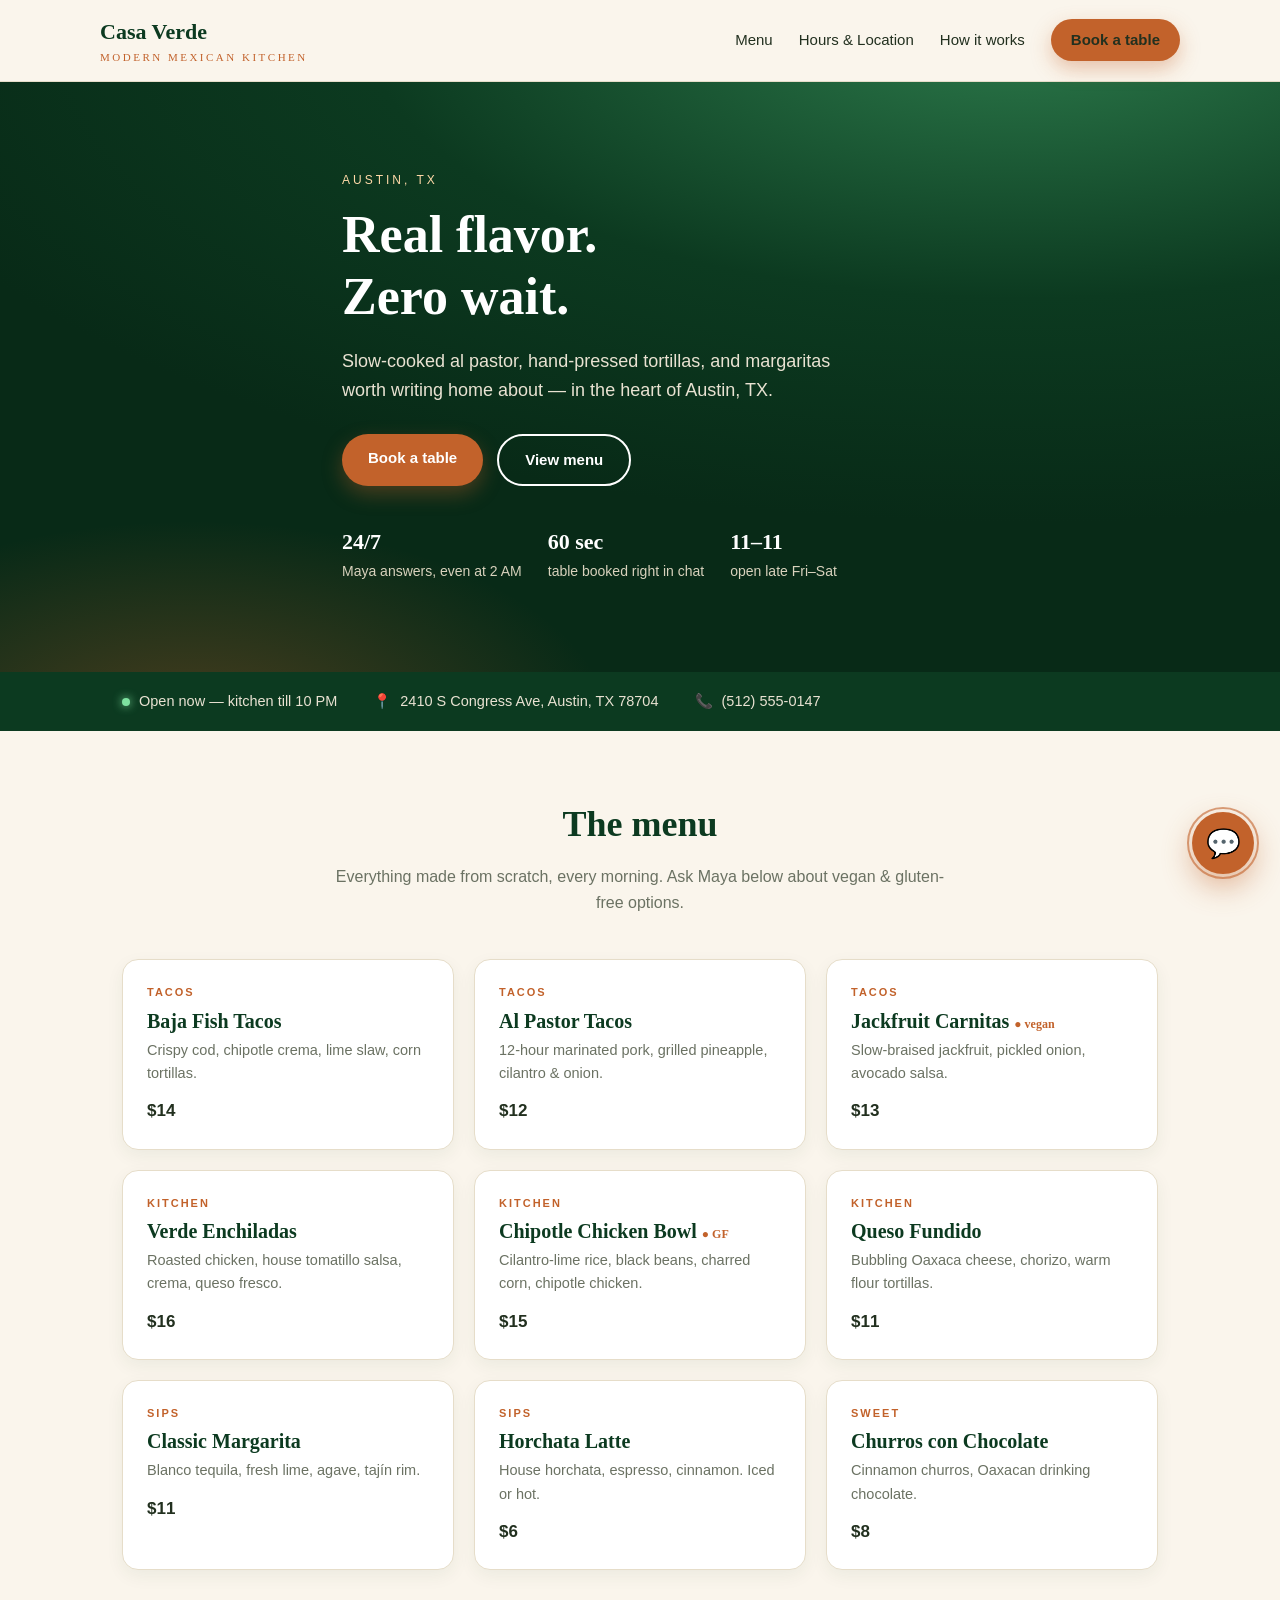
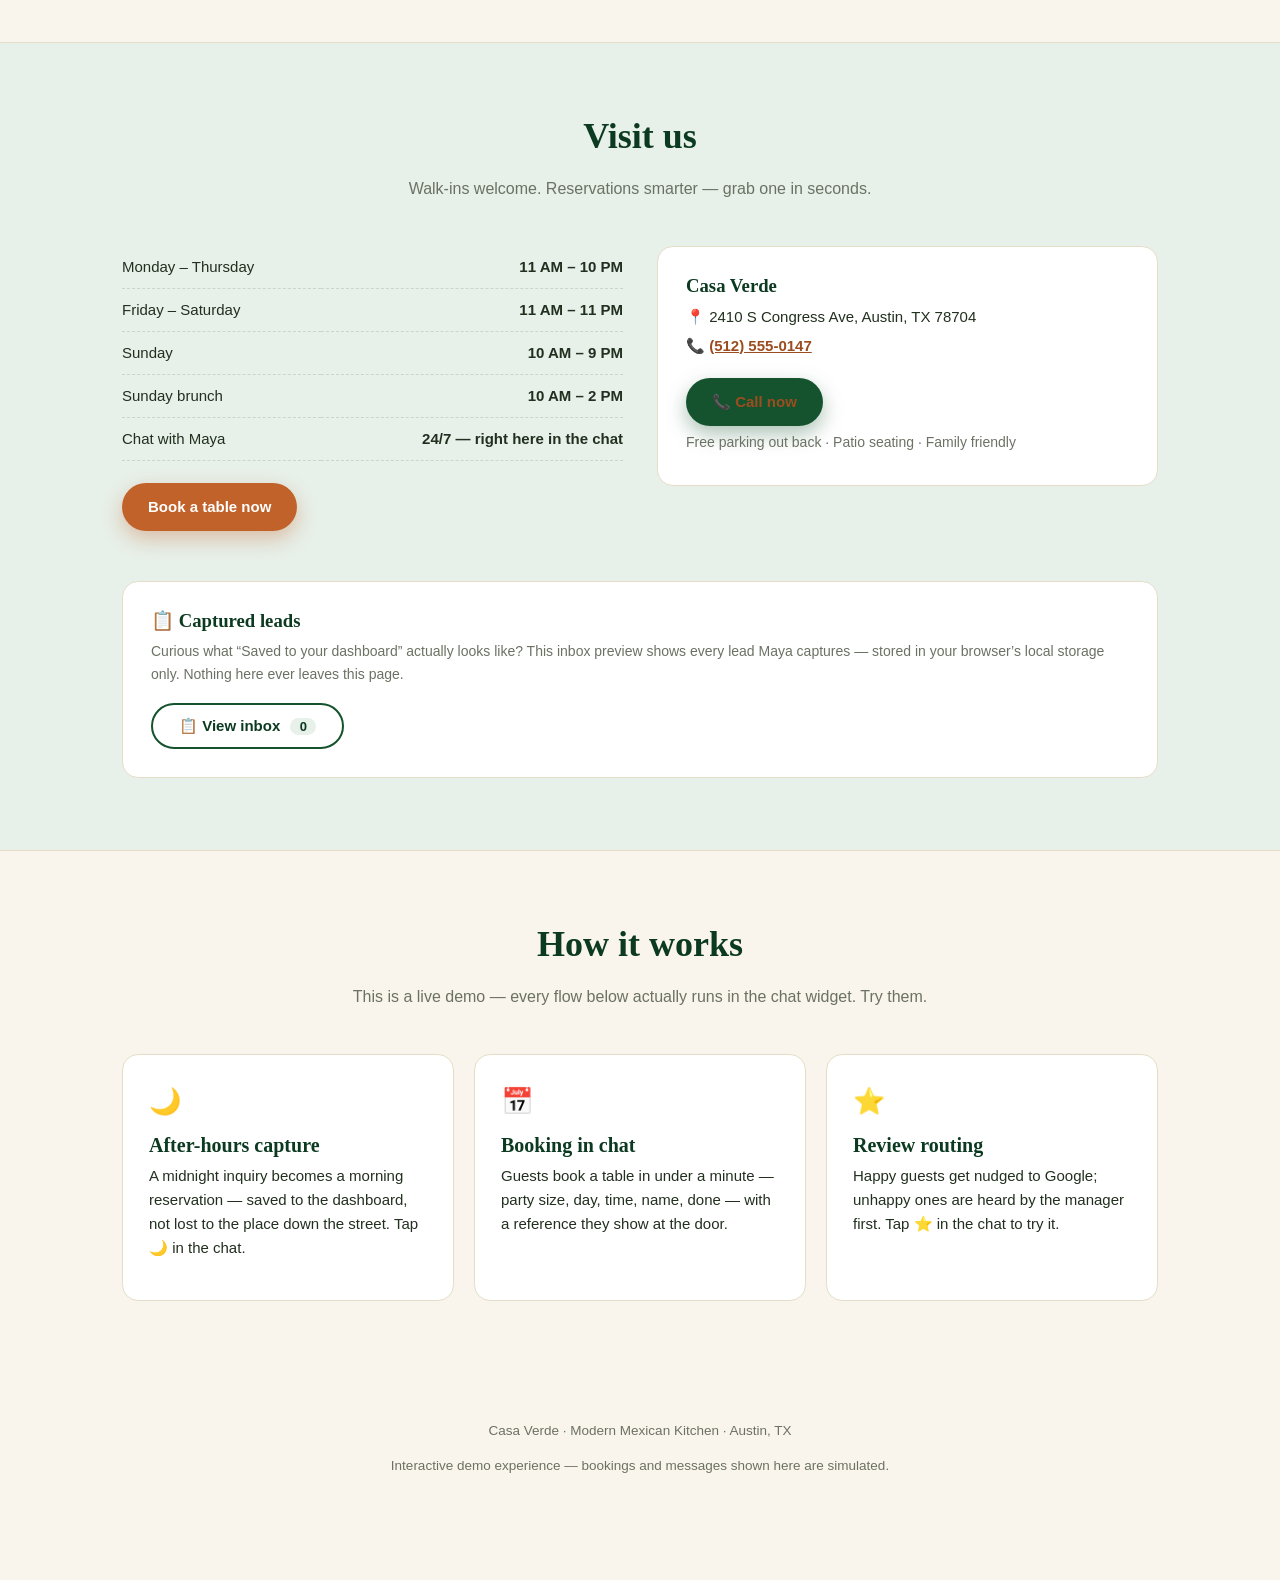
<file: index.html>
<!DOCTYPE html>
<html lang="en">
<head>
<meta charset="UTF-8">
<meta name="viewport" content="width=device-width, initial-scale=1.0">
<title>Casa Verde — Modern Mexican Kitchen | Austin, TX</title>
<meta name="description" content="Casa Verde — Modern Mexican Kitchen in Austin, TX. Tacos, enchiladas, margaritas. Book a table in seconds, any time.">
<meta property="og:type" content="website">
<meta property="og:site_name" content="Never Miss a Customer — live demo">
<meta property="og:title" content="Casa Verde — Modern Mexican Kitchen | Austin, TX">
<meta property="og:description" content="Watch the AI host book tables, answer menu questions, capture after-hours leads, and route reviews — live in the chat. Interactive demo by Tameer Ali.">
    <meta property="og:image" content="https://casa-verde-restaurant-demo.vercel.app/og-preview.jpg">
    <meta property="og:image:width" content="1200">
    <meta property="og:image:height" content="630">
    <meta name="twitter:card" content="summary_large_image">
    <meta name="twitter:image" content="https://casa-verde-restaurant-demo.vercel.app/og-preview.jpg">
<meta property="og:url" content="https://casa-verde-restaurant-demo.vercel.app/">
<meta name="twitter:card" content="summary">
<meta name="twitter:title" content="Casa Verde — Modern Mexican Kitchen | Austin, TX">
<meta name="twitter:description" content="Interactive demo: AI host books tables, captures after-hours leads, and routes reviews — live in the chat.">
<link rel="stylesheet" href="assets/style.css">
</head>
<body>

<nav class="nav">
  <div class="wrap nav-inner">
    <a class="brand" href="#"><span data-biz="name">Casa Verde</span><small data-biz="tagline">Modern Mexican Kitchen</small></a>
    <div class="nav-links">
      <a href="#menu">Menu</a>
      <a href="#visit">Hours &amp; Location</a>
      <a href="#reviews">How it works</a>
      <a href="#" class="btn btn-terra btn-sm" data-action="book">Book a table</a>
    </div>
  </div>
</nav>

<header class="hero">
  <div class="wrap hero-inner">
    <span class="eyebrow" data-biz="city">Austin, TX</span>
    <h1>Real flavor.<br>Zero wait.</h1>
    <p>Slow-cooked al pastor, hand-pressed tortillas, and margaritas worth writing home about &mdash; in the heart of <span data-biz="city">Austin, TX</span>.</p>
    <div class="hero-cta">
      <a href="#" class="btn btn-terra" data-action="book">Book a table</a>
      <a href="#menu" class="btn btn-ghost" style="color:#fff;border-color:#fff">View menu</a>
    </div>
    <div class="hero-badges">
      <div><strong>24/7</strong>Maya answers, even at 2 AM</div>
      <div><strong>60 sec</strong>table booked right in chat</div>
      <div><strong>11&ndash;11</strong>open late Fri&ndash;Sat</div>
    </div>
  </div>
</header>

<div class="strip">
  <div class="wrap strip-inner">
    <span><i class="dot"></i> Open now &mdash; kitchen till 10 PM</span>
    <span>&#128205; <span data-biz="address">2410 S Congress Ave, Austin, TX 78704</span></span>
    <span>&#128222; <span data-biz="phone">(512) 555-0147</span></span>
  </div>
</div>

<section class="block" id="menu">
  <div class="wrap">
    <div class="sec-head">
      <h2>The menu</h2>
      <p>Everything made from scratch, every morning. Ask <span data-biz="host">Maya</span> below about vegan &amp; gluten-free options.</p>
    </div>
    <div class="menu-grid">
      <div class="menu-card"><div class="cat">Tacos</div><h3>Baja Fish Tacos</h3><p>Crispy cod, chipotle crema, lime slaw, corn tortillas.</p><div class="price">$14</div></div>
      <div class="menu-card"><div class="cat">Tacos</div><h3>Al Pastor Tacos</h3><p>12-hour marinated pork, grilled pineapple, cilantro &amp; onion.</p><div class="price">$12</div></div>
      <div class="menu-card"><div class="cat">Tacos</div><h3>Jackfruit Carnitas <span style="font-size:12px;color:var(--terra)">&#9679; vegan</span></h3><p>Slow-braised jackfruit, pickled onion, avocado salsa.</p><div class="price">$13</div></div>
      <div class="menu-card"><div class="cat">Kitchen</div><h3>Verde Enchiladas</h3><p>Roasted chicken, house tomatillo salsa, crema, queso fresco.</p><div class="price">$16</div></div>
      <div class="menu-card"><div class="cat">Kitchen</div><h3>Chipotle Chicken Bowl <span style="font-size:12px;color:var(--terra)">&#9679; GF</span></h3><p>Cilantro-lime rice, black beans, charred corn, chipotle chicken.</p><div class="price">$15</div></div>
      <div class="menu-card"><div class="cat">Kitchen</div><h3>Queso Fundido</h3><p>Bubbling Oaxaca cheese, chorizo, warm flour tortillas.</p><div class="price">$11</div></div>
      <div class="menu-card"><div class="cat">Sips</div><h3>Classic Margarita</h3><p>Blanco tequila, fresh lime, agave, taj&iacute;n rim.</p><div class="price">$11</div></div>
      <div class="menu-card"><div class="cat">Sips</div><h3>Horchata Latte</h3><p>House horchata, espresso, cinnamon. Iced or hot.</p><div class="price">$6</div></div>
      <div class="menu-card"><div class="cat">Sweet</div><h3>Churros con Chocolate</h3><p>Cinnamon churros, Oaxacan drinking chocolate.</p><div class="price">$8</div></div>
    </div>
  </div>
</section>

<section class="block visit" id="visit">
  <div class="wrap">
    <div class="sec-head">
      <h2>Visit us</h2>
      <p>Walk-ins welcome. Reservations smarter &mdash; grab one in seconds.</p>
    </div>
    <div class="visit-grid">
      <div>
        <table class="hours">
          <tr><td>Monday &ndash; Thursday</td><td>11 AM &ndash; 10 PM</td></tr>
          <tr><td>Friday &ndash; Saturday</td><td>11 AM &ndash; 11 PM</td></tr>
          <tr><td>Sunday</td><td>10 AM &ndash; 9 PM</td></tr>
          <tr><td>Sunday brunch</td><td>10 AM &ndash; 2 PM</td></tr>
          <tr><td>Chat with Maya</td><td>24/7 &mdash; right here in the chat</td></tr>
        </table>
        <p style="margin-top:22px"><a href="#" class="btn btn-terra" data-action="book">Book a table now</a></p>
      </div>
      <div class="addr-card">
        <h3><span data-biz="name">Casa Verde</span></h3>
        <p>&#128205; <span data-biz="address">2410 S Congress Ave, Austin, TX 78704</span></p>
        <p>&#128222; <a href="tel:+15125550147" data-biz="phone">(512) 555-0147</a></p>
        <p><a id="call-cta" class="btn call-cta" href="tel:+15125550147" aria-label="Call now">&#128222; Call now</a></p>
        <p style="color:var(--muted);font-size:14px">Free parking out back &middot; Patio seating &middot; Family friendly</p>
      </div>
      <div class="addr-card inbox-card">
        <h3>&#128203; Captured leads</h3>
        <p style="color:var(--muted);font-size:14px">Curious what &ldquo;Saved to your dashboard&rdquo; actually looks like? This inbox preview shows every lead <span data-biz="host">Maya</span> captures &mdash; stored in your browser&rsquo;s local storage only. Nothing here ever leaves this page.</p>
        <button id="inbox-toggle" class="btn btn-ghost" aria-expanded="false" aria-controls="inbox-panel">&#128203; View inbox <span id="inbox-count" class="inbox-count">0</span></button>
      </div>
    </div>
    <div id="inbox-panel" class="inbox-panel" hidden>
      <div class="inbox-head">
        <b>&#128203; Captured leads inbox</b>
        <span class="inbox-local">Browser-local preview &mdash; leads never leave this browser</span>
      </div>
      <div id="inbox-list" class="inbox-list"></div>
    </div>
  </div>
</section>

<section class="block" id="reviews">
  <div class="wrap">
    <div class="sec-head">
      <h2>How it works</h2>
      <p>This is a live demo &mdash; every flow below actually runs in the chat widget. Try them.</p>
    </div>
    <div class="testis">
      <div class="testi"><div class="stars">&#127769;</div><h3>After-hours capture</h3><p>A midnight inquiry becomes a morning reservation &mdash; saved to the dashboard, not lost to the place down the street. Tap &#127769; in the chat.</p></div>
      <div class="testi"><div class="stars">&#128197;</div><h3>Booking in chat</h3><p>Guests book a table in under a minute &mdash; party size, day, time, name, done &mdash; with a reference they show at the door.</p></div>
      <div class="testi"><div class="stars">&#11088;</div><h3>Review routing</h3><p>Happy guests get nudged to Google; unhappy ones are heard by the manager first. Tap &#11088; in the chat to try it.</p></div>
    </div>
  </div>
</section>

<footer>
  <div class="wrap">
    <p><span data-biz="name">Casa Verde</span> &middot; <span data-biz="tagline">Modern Mexican Kitchen</span> &middot; <span data-biz="city">Austin, TX</span></p>
    <p style="margin-top:6px">Interactive demo experience &mdash; bookings and messages shown here are simulated.</p>
  </div>
</footer>

<!-- ============ MAYA CHAT WIDGET ============ -->
<button id="maya-bubble" aria-label="Chat with us">&#128172;<span id="maya-unread" class="hidden">1</span></button>

<div id="maya-panel" role="dialog" aria-label="Chat">
  <div class="maya-head">
    <div class="maya-avatar" data-biz="host-initial">M</div>
    <div class="who">
      <b><span data-biz="host">Maya</span> &middot; <span data-biz="name">Casa Verde</span> host</b>
      <span class="status"><i class="online"></i> Online &mdash; replies instantly, even after hours</span>
    </div>
    <button id="maya-close" aria-label="Close chat">&#10005;</button>
  </div>
  <div class="maya-credit">Live demo by Tameer Ali &middot; AI Automation</div>
  <div id="maya-msgs"></div>
  <div id="maya-chips"></div>
  <div id="maya-inputbar">
    <input id="maya-input" type="text" placeholder="Ask about the menu, hours, or book a table&hellip;" autocomplete="off" maxlength="300">
    <button id="maya-send" aria-label="Send">&#10148;</button>
  </div>
</div>

<script src="assets/widget.js"></script>
</body>
</html>
</file>
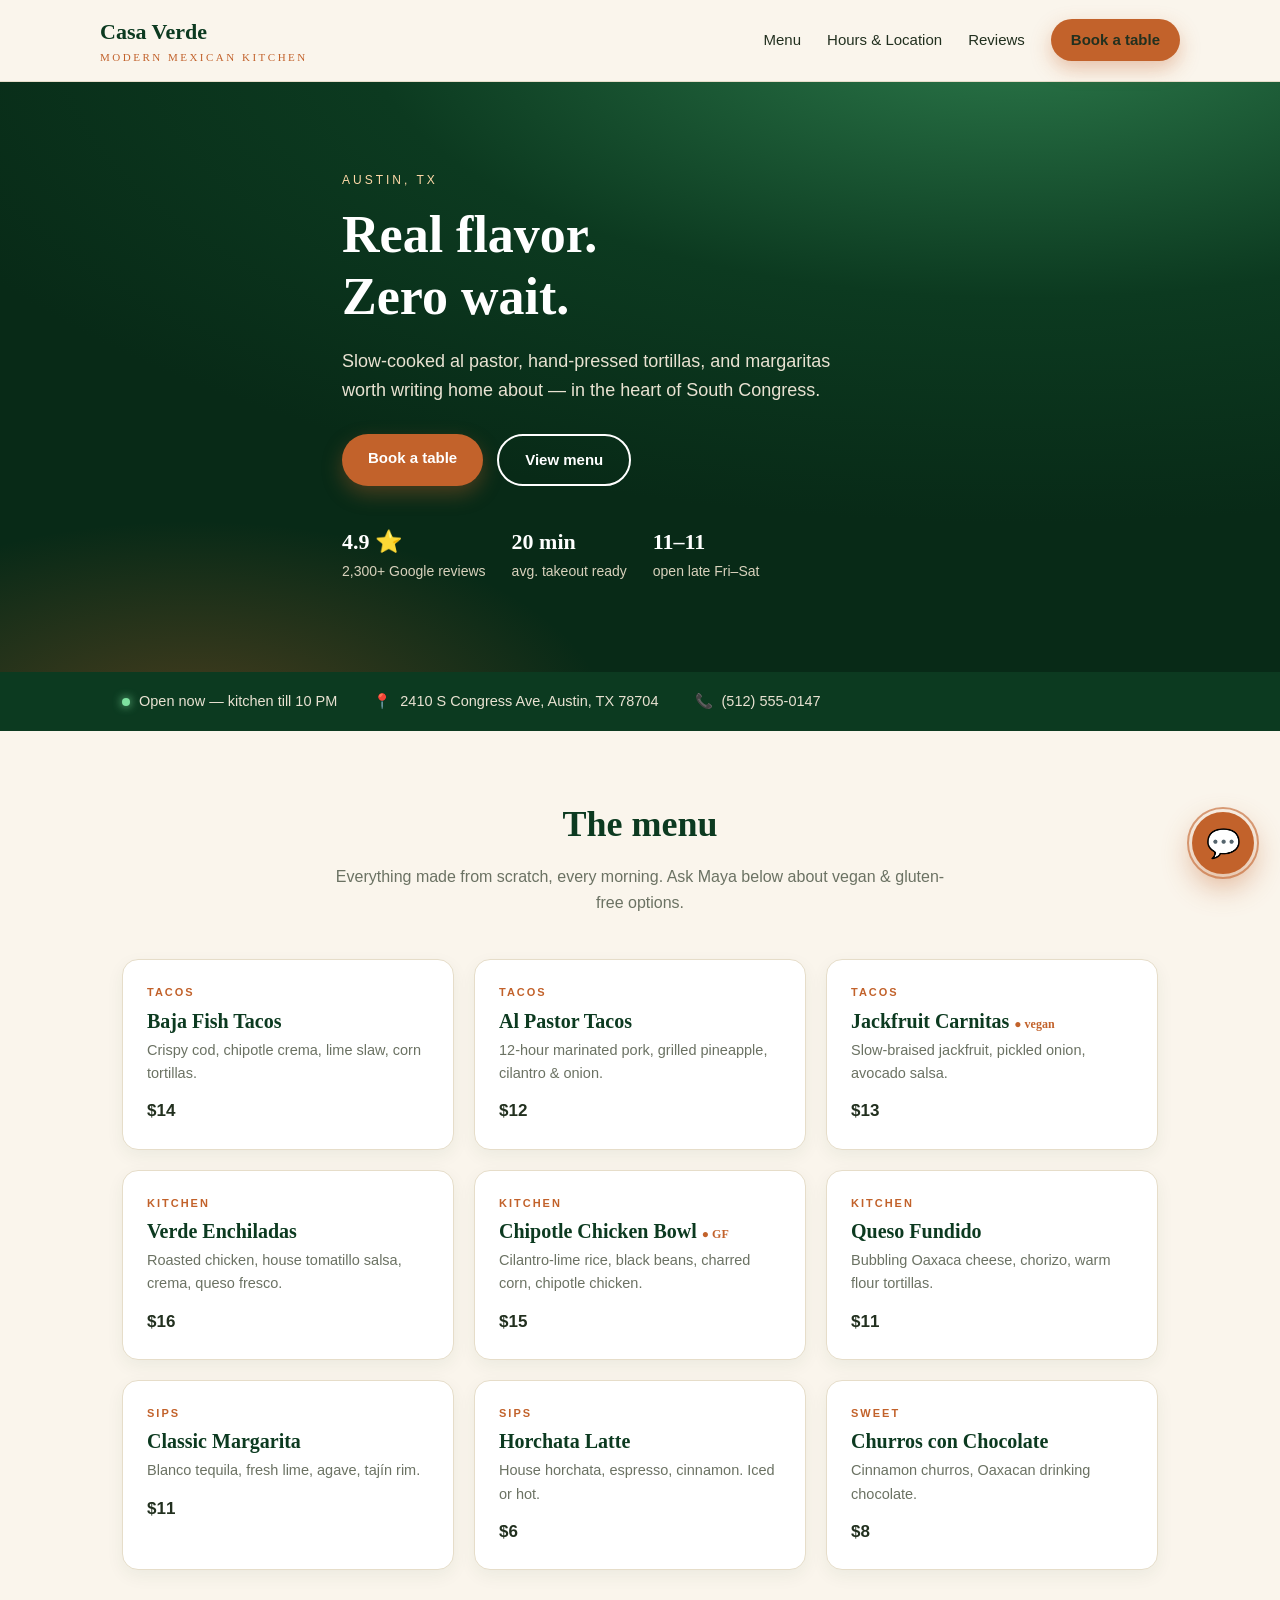
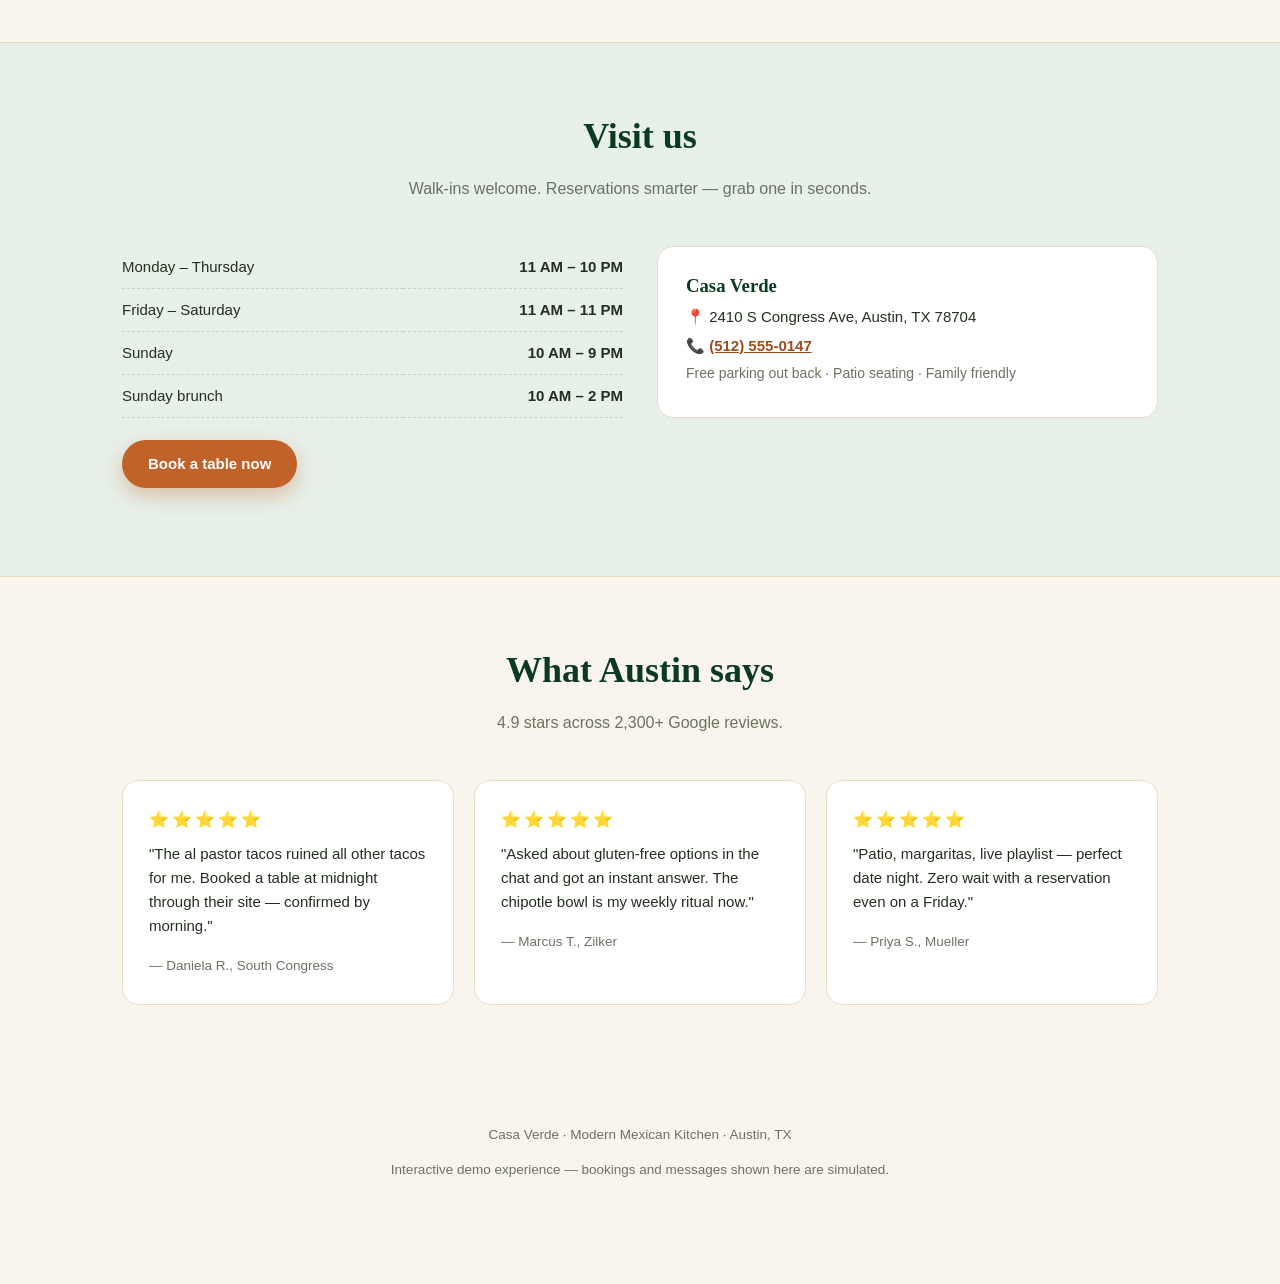
<file: casa-verde-demo-single-file.html>
<!DOCTYPE html>
<html lang="en">
<head>
<meta charset="UTF-8">
<meta name="viewport" content="width=device-width, initial-scale=1.0">
<title>Casa Verde — Modern Mexican Kitchen | Austin, TX</title>
<meta name="description" content="Casa Verde — Modern Mexican Kitchen in Austin, TX. Tacos, enchiladas, margaritas. Book a table in seconds, any time.">
<style>
/* Casa Verde demo site + Maya chat widget — all local, zero external requests */
:root{
  --verde:#14532d; --verde-dark:#0c3a20; --verde-soft:#e7f0e9;
  --terra:#c2622b; --terra-dark:#9c4d1f;
  --cream:#faf5ec; --sand:#f1e7d3; --ink:#22301f; --muted:#6b7263;
  --card:#ffffff; --line:#e6ddc9;
  --shadow:0 18px 50px rgba(20,60,35,.16);
  --r:16px;
}
*{box-sizing:border-box}
html{scroll-behavior:smooth}
body{
  margin:0; color:var(--ink); background:var(--cream);
  font-family:-apple-system,BlinkMacSystemFont,"Segoe UI",Roboto,Helvetica,Arial,sans-serif;
  line-height:1.6;
}
h1,h2,h3{font-family:Georgia,"Times New Roman",serif; line-height:1.2; margin:0 0 .5em}
.wrap{max-width:1080px; margin:0 auto; padding:0 22px}

/* ---------- nav ---------- */
.nav{position:sticky; top:0; z-index:40; background:rgba(250,245,236,.94); backdrop-filter:blur(8px); border-bottom:1px solid var(--line)}
.nav-inner{display:flex; align-items:center; justify-content:space-between; padding:14px 0}
.brand{font-family:Georgia,serif; font-weight:700; font-size:22px; color:var(--verde-dark); text-decoration:none}
.brand small{display:block; font-family:inherit; font-weight:400; font-size:11px; letter-spacing:2.5px; text-transform:uppercase; color:var(--terra)}
.nav-links{display:flex; gap:26px; align-items:center}
.nav-links a{text-decoration:none; color:var(--ink); font-size:15px}
.btn{display:inline-block; border:0; cursor:pointer; border-radius:999px; padding:12px 26px; font-size:15px; font-weight:600; text-decoration:none; transition:transform .15s ease, box-shadow .15s ease}
.btn-terra{background:var(--terra); color:#fff; box-shadow:0 8px 20px rgba(194,98,43,.35)}
.btn-terra:hover{transform:translateY(-2px); background:var(--terra-dark)}
.btn-ghost{background:transparent; color:var(--verde-dark); border:2px solid var(--verde)}
.btn-sm{padding:9px 20px; font-size:14px}

/* ---------- hero ---------- */
.hero{background:radial-gradient(1200px 500px at 80% -10%, #2c7a4b 0%, var(--verde-dark) 55%, #082a17 100%); color:#fff; padding:84px 0 90px; position:relative; overflow:hidden}
.hero::after{content:""; position:absolute; inset:0; background:radial-gradient(600px 300px at 15% 110%, rgba(194,98,43,.35), transparent 70%); pointer-events:none}
.hero-inner{position:relative; z-index:1; max-width:640px}
.eyebrow{display:inline-block; font-size:12px; letter-spacing:3px; text-transform:uppercase; color:#ffd9a8; margin-bottom:14px}
.hero h1{font-size:52px; margin-bottom:16px}
.hero p{font-size:18px; color:#e9e2d2; margin-bottom:30px; max-width:520px}
.hero-cta{display:flex; gap:14px; flex-wrap:wrap}
.hero-badges{display:flex; gap:26px; margin-top:38px; flex-wrap:wrap}
.hero-badges div{font-size:14px; color:#d9d2bd}
.hero-badges strong{display:block; font-size:22px; color:#fff; font-family:Georgia,serif}

/* ---------- info strip ---------- */
.strip{background:var(--verde-dark); color:#e9e2d2; padding:18px 0}
.strip-inner{display:flex; gap:36px; flex-wrap:wrap; font-size:14.5px}
.strip-inner span{display:flex; align-items:center; gap:9px}
.dot{width:8px; height:8px; border-radius:50%; background:#7ee2a0; display:inline-block; box-shadow:0 0 10px #7ee2a0}

/* ---------- sections ---------- */
section.block{padding:72px 0}
.sec-head{text-align:center; max-width:620px; margin:0 auto 44px}
.sec-head h2{font-size:36px; color:var(--verde-dark)}
.sec-head p{color:var(--muted); margin:0}
.menu-grid{display:grid; grid-template-columns:repeat(3,1fr); gap:20px}
.menu-card{background:var(--card); border:1px solid var(--line); border-radius:var(--r); padding:24px; box-shadow:0 6px 18px rgba(20,60,35,.06)}
.menu-card .cat{font-size:11px; letter-spacing:2px; text-transform:uppercase; color:var(--terra); font-weight:700}
.menu-card h3{font-size:20px; margin:.35em 0 .3em; color:var(--verde-dark)}
.menu-card p{font-size:14.5px; color:var(--muted); margin:0 0 12px}
.menu-card .price{font-weight:700; color:var(--ink); font-size:17px}

/* testimonials */
.testis{display:grid; grid-template-columns:repeat(3,1fr); gap:20px}
.testi{background:var(--card); border:1px solid var(--line); border-radius:var(--r); padding:26px}
.testi .stars{color:#e8a13c; letter-spacing:3px; margin-bottom:10px}
.testi p{font-size:15px; margin:0 0 14px}
.testi cite{font-style:normal; font-size:13.5px; color:var(--muted)}

/* visit */
.visit{background:var(--verde-soft); border-top:1px solid var(--line); border-bottom:1px solid var(--line)}
.visit-grid{display:grid; grid-template-columns:1fr 1fr; gap:34px; align-items:start}
.hours{width:100%; border-collapse:collapse; font-size:15px}
.hours td{padding:9px 0; border-bottom:1px dashed #c9d6c9}
.hours td:last-child{text-align:right; font-weight:600}
.addr-card{background:var(--card); border:1px solid var(--line); border-radius:var(--r); padding:28px}
.addr-card h3{color:var(--verde-dark); margin-bottom:8px}
.addr-card p{margin:.3em 0; font-size:15px}
.addr-card a{color:var(--terra-dark); font-weight:600}

/* footer */
footer{padding:34px 0 90px; text-align:center; color:var(--muted); font-size:13.5px}

/* ============================================================
   MAYA CHAT WIDGET
   ============================================================ */
#maya-bubble{
  position:fixed; right:26px; bottom:26px; z-index:1000;
  width:62px; height:62px; border-radius:50%; border:0; cursor:pointer;
  background:var(--terra); color:#fff; font-size:28px;
  box-shadow:0 12px 30px rgba(194,98,43,.45);
  display:flex; align-items:center; justify-content:center;
  transition:transform .18s ease;
}
#maya-bubble:hover{transform:scale(1.07)}
#maya-bubble::before{content:""; position:absolute; inset:-5px; border-radius:50%; border:2px solid var(--terra); opacity:.6; animation:ping 2.2s ease-out infinite}
@keyframes ping{0%{transform:scale(.85); opacity:.7} 80%,100%{transform:scale(1.25); opacity:0}}
#maya-bubble.hidden{display:none}
#maya-unread{position:absolute; top:-4px; right:-4px; background:#d33; color:#fff; font-size:11px; font-weight:700; min-width:22px; height:22px; border-radius:11px; display:flex; align-items:center; justify-content:center; padding:0 6px; border:2px solid #fff}
#maya-unread.hidden{display:none}

#maya-panel{
  position:fixed; right:26px; bottom:26px; z-index:1001;
  width:384px; max-width:calc(100vw - 32px); height:600px; max-height:calc(100vh - 60px);
  background:#fff; border-radius:20px; box-shadow:var(--shadow);
  display:flex; flex-direction:column; overflow:hidden;
  transform:translateY(24px) scale(.97); opacity:0; pointer-events:none;
  transition:transform .25s ease, opacity .25s ease;
  border:1px solid var(--line);
}
#maya-panel.open{transform:none; opacity:1; pointer-events:auto}
.maya-head{background:linear-gradient(135deg, var(--verde) 0%, var(--verde-dark) 100%); color:#fff; padding:16px 18px 12px; display:flex; align-items:center; gap:12px}
.maya-avatar{width:44px; height:44px; border-radius:50%; background:#fff; color:var(--verde-dark); font-family:Georgia,serif; font-weight:700; font-size:22px; display:flex; align-items:center; justify-content:center; flex:none}
.maya-head .who{flex:1; min-width:0}
.maya-head .who b{font-size:16px; display:block; white-space:nowrap; overflow:hidden; text-overflow:ellipsis}
.maya-head .who .status{font-size:12.5px; color:#cfe6d4; display:flex; align-items:center; gap:6px}
.maya-head .who .online{width:8px; height:8px; border-radius:50%; background:#7ee2a0; display:inline-block}
#maya-close{background:rgba(255,255,255,.14); border:0; color:#fff; width:32px; height:32px; border-radius:50%; cursor:pointer; font-size:16px; flex:none}
.maya-credit{background:rgba(0,0,0,.18); color:#e8dfc9; font-size:10.5px; letter-spacing:.4px; padding:5px 18px}

#maya-msgs{flex:1; overflow-y:auto; padding:18px 14px; background:linear-gradient(#fbf8f0,#f7f2e6); display:flex; flex-direction:column; gap:10px}
.mrow{display:flex; gap:8px; align-items:flex-end; max-width:92%}
.mrow.bot{align-self:flex-start}
.mrow.user{align-self:flex-end; justify-content:flex-end}
.mavatar{width:28px; height:28px; border-radius:50%; background:var(--verde); color:#fff; font-size:14px; font-family:Georgia,serif; display:flex; align-items:center; justify-content:center; flex:none}
.bubble{padding:11px 14px; border-radius:16px; font-size:14.5px; line-height:1.5; word-wrap:break-word}
.bot .bubble{background:#fff; border:1px solid var(--line); border-bottom-left-radius:5px; color:var(--ink); box-shadow:0 2px 8px rgba(20,60,35,.06)}
.user .bubble{background:var(--verde); color:#fff; border-bottom-right-radius:5px}
.bubble b{font-weight:700}
.bubble .ref{display:inline-block; background:var(--verde-soft); color:var(--verde-dark); font-weight:700; padding:2px 10px; border-radius:8px; letter-spacing:1px; margin:4px 0}
.notice{background:#2b2118; color:#ffd9a8; border-radius:14px; padding:12px 14px; font-size:13.5px; line-height:1.5; border:1px solid #6b4d2a}
.dashcard{background:#fff; border:1px solid var(--line); border-left:5px solid var(--verde); border-radius:12px; padding:13px 14px; font-size:13.5px; box-shadow:0 4px 14px rgba(20,60,35,.1)}
.dashcard .dl-head{font-weight:700; color:var(--verde-dark); margin-bottom:6px; font-size:13px; letter-spacing:.5px; text-transform:uppercase}
.dashcard .dl-row{margin:3px 0; color:var(--ink)}
.dashcard .dl-row span{color:var(--muted)}
.typing{display:inline-flex; gap:5px; padding:14px 16px}
.typing i{width:8px; height:8px; border-radius:50%; background:#9aa394; animation:tp 1.1s infinite}
.typing i:nth-child(2){animation-delay:.18s}.typing i:nth-child(3){animation-delay:.36s}
@keyframes tp{0%,60%,100%{transform:none; opacity:.5}30%{transform:translateY(-5px); opacity:1}}

#maya-chips{display:flex; gap:8px; flex-wrap:wrap; padding:10px 14px 4px; background:#fbf8f0}
#maya-chips:empty{padding:0}
.chip{border:1.5px solid var(--terra); background:#fff; color:var(--terra-dark); border-radius:999px; padding:7px 14px; font-size:13px; font-weight:600; cursor:pointer; transition:background .15s}
.chip:hover{background:#fdf0e3}
.stars-row{display:flex; gap:6px; padding:4px 0}
.star-btn{background:none; border:0; font-size:30px; cursor:pointer; filter:grayscale(1); opacity:.55; transition:transform .12s; padding:2px}
.star-btn.lit,.star-btn:hover{filter:none; opacity:1; transform:scale(1.15)}
.gbtn{display:inline-block; margin-top:8px; background:#fff; border:1.5px solid #4285f4; color:#1a73e8; border-radius:10px; padding:9px 16px; font-size:13.5px; font-weight:600; text-decoration:none}

#maya-inputbar{display:flex; gap:8px; padding:12px 14px; border-top:1px solid var(--line); background:#fff}
#maya-input{flex:1; border:1.5px solid var(--line); border-radius:999px; padding:11px 16px; font-size:14.5px; outline:none; font-family:inherit}
#maya-input:focus{border-color:var(--terra)}
#maya-send{border:0; background:var(--terra); color:#fff; width:44px; height:44px; border-radius:50%; cursor:pointer; font-size:18px; flex:none}
#maya-send:hover{background:var(--terra-dark)}

@media (max-width:640px){
  .hero h1{font-size:38px}
  .menu-grid,.testis{grid-template-columns:1fr}
  .visit-grid{grid-template-columns:1fr}
  .nav-links a:not(.btn){display:none}
  #maya-panel{right:12px; bottom:12px; width:calc(100vw - 24px); height:78vh}
  #maya-bubble{right:16px; bottom:16px}
  section.block{padding:52px 0}
}

</style>
</head>
<body>

<nav class="nav">
  <div class="wrap nav-inner">
    <a class="brand" href="#"><span data-biz="name">Casa Verde</span><small data-biz="tagline">Modern Mexican Kitchen</small></a>
    <div class="nav-links">
      <a href="#menu">Menu</a>
      <a href="#visit">Hours &amp; Location</a>
      <a href="#reviews">Reviews</a>
      <a href="#" class="btn btn-terra btn-sm" data-action="book">Book a table</a>
    </div>
  </div>
</nav>

<header class="hero">
  <div class="wrap hero-inner">
    <span class="eyebrow" data-biz="city">Austin, TX</span>
    <h1>Real flavor.<br>Zero wait.</h1>
    <p>Slow-cooked al pastor, hand-pressed tortillas, and margaritas worth writing home about &mdash; in the heart of South Congress.</p>
    <div class="hero-cta">
      <a href="#" class="btn btn-terra" data-action="book">Book a table</a>
      <a href="#menu" class="btn btn-ghost" style="color:#fff;border-color:#fff">View menu</a>
    </div>
    <div class="hero-badges">
      <div><strong>4.9 &#11088;</strong>2,300+ Google reviews</div>
      <div><strong>20 min</strong>avg. takeout ready</div>
      <div><strong>11&ndash;11</strong>open late Fri&ndash;Sat</div>
    </div>
  </div>
</header>

<div class="strip">
  <div class="wrap strip-inner">
    <span><i class="dot"></i> Open now &mdash; kitchen till 10 PM</span>
    <span>&#128205; <span data-biz="address">2410 S Congress Ave, Austin, TX 78704</span></span>
    <span>&#128222; <span data-biz="phone">(512) 555-0147</span></span>
  </div>
</div>

<section class="block" id="menu">
  <div class="wrap">
    <div class="sec-head">
      <h2>The menu</h2>
      <p>Everything made from scratch, every morning. Ask <span data-biz="host">Maya</span> below about vegan &amp; gluten-free options.</p>
    </div>
    <div class="menu-grid">
      <div class="menu-card"><div class="cat">Tacos</div><h3>Baja Fish Tacos</h3><p>Crispy cod, chipotle crema, lime slaw, corn tortillas.</p><div class="price">$14</div></div>
      <div class="menu-card"><div class="cat">Tacos</div><h3>Al Pastor Tacos</h3><p>12-hour marinated pork, grilled pineapple, cilantro &amp; onion.</p><div class="price">$12</div></div>
      <div class="menu-card"><div class="cat">Tacos</div><h3>Jackfruit Carnitas <span style="font-size:12px;color:var(--terra)">&#9679; vegan</span></h3><p>Slow-braised jackfruit, pickled onion, avocado salsa.</p><div class="price">$13</div></div>
      <div class="menu-card"><div class="cat">Kitchen</div><h3>Verde Enchiladas</h3><p>Roasted chicken, house tomatillo salsa, crema, queso fresco.</p><div class="price">$16</div></div>
      <div class="menu-card"><div class="cat">Kitchen</div><h3>Chipotle Chicken Bowl <span style="font-size:12px;color:var(--terra)">&#9679; GF</span></h3><p>Cilantro-lime rice, black beans, charred corn, chipotle chicken.</p><div class="price">$15</div></div>
      <div class="menu-card"><div class="cat">Kitchen</div><h3>Queso Fundido</h3><p>Bubbling Oaxaca cheese, chorizo, warm flour tortillas.</p><div class="price">$11</div></div>
      <div class="menu-card"><div class="cat">Sips</div><h3>Classic Margarita</h3><p>Blanco tequila, fresh lime, agave, taj&iacute;n rim.</p><div class="price">$11</div></div>
      <div class="menu-card"><div class="cat">Sips</div><h3>Horchata Latte</h3><p>House horchata, espresso, cinnamon. Iced or hot.</p><div class="price">$6</div></div>
      <div class="menu-card"><div class="cat">Sweet</div><h3>Churros con Chocolate</h3><p>Cinnamon churros, Oaxacan drinking chocolate.</p><div class="price">$8</div></div>
    </div>
  </div>
</section>

<section class="block visit" id="visit">
  <div class="wrap">
    <div class="sec-head">
      <h2>Visit us</h2>
      <p>Walk-ins welcome. Reservations smarter &mdash; grab one in seconds.</p>
    </div>
    <div class="visit-grid">
      <div>
        <table class="hours">
          <tr><td>Monday &ndash; Thursday</td><td>11 AM &ndash; 10 PM</td></tr>
          <tr><td>Friday &ndash; Saturday</td><td>11 AM &ndash; 11 PM</td></tr>
          <tr><td>Sunday</td><td>10 AM &ndash; 9 PM</td></tr>
          <tr><td>Sunday brunch</td><td>10 AM &ndash; 2 PM</td></tr>
        </table>
        <p style="margin-top:22px"><a href="#" class="btn btn-terra" data-action="book">Book a table now</a></p>
      </div>
      <div class="addr-card">
        <h3><span data-biz="name">Casa Verde</span></h3>
        <p>&#128205; <span data-biz="address">2410 S Congress Ave, Austin, TX 78704</span></p>
        <p>&#128222; <a href="tel:+15125550147" data-biz="phone">(512) 555-0147</a></p>
        <p style="color:var(--muted);font-size:14px">Free parking out back &middot; Patio seating &middot; Family friendly</p>
      </div>
    </div>
  </div>
</section>

<section class="block" id="reviews">
  <div class="wrap">
    <div class="sec-head">
      <h2>What Austin says</h2>
      <p>4.9 stars across 2,300+ Google reviews.</p>
    </div>
    <div class="testis">
      <div class="testi"><div class="stars">&#11088;&#11088;&#11088;&#11088;&#11088;</div><p>"The al pastor tacos ruined all other tacos for me. Booked a table at midnight through their site &mdash; confirmed by morning."</p><cite>&mdash; Daniela R., South Congress</cite></div>
      <div class="testi"><div class="stars">&#11088;&#11088;&#11088;&#11088;&#11088;</div><p>"Asked about gluten-free options in the chat and got an instant answer. The chipotle bowl is my weekly ritual now."</p><cite>&mdash; Marcus T., Zilker</cite></div>
      <div class="testi"><div class="stars">&#11088;&#11088;&#11088;&#11088;&#11088;</div><p>"Patio, margaritas, live playlist &mdash; perfect date night. Zero wait with a reservation even on a Friday."</p><cite>&mdash; Priya S., Mueller</cite></div>
    </div>
  </div>
</section>

<footer>
  <div class="wrap">
    <p><span data-biz="name">Casa Verde</span> &middot; <span data-biz="tagline">Modern Mexican Kitchen</span> &middot; <span data-biz="city">Austin, TX</span></p>
    <p style="margin-top:6px">Interactive demo experience &mdash; bookings and messages shown here are simulated.</p>
  </div>
</footer>

<!-- ============ MAYA CHAT WIDGET ============ -->
<button id="maya-bubble" aria-label="Chat with us">&#128172;<span id="maya-unread" class="hidden">1</span></button>

<div id="maya-panel" role="dialog" aria-label="Chat with Casa Verde">
  <div class="maya-head">
    <div class="maya-avatar" data-biz="host-initial">M</div>
    <div class="who">
      <b><span data-biz="host">Maya</span> &middot; <span data-biz="name">Casa Verde</span> host</b>
      <span class="status"><i class="online"></i> Online &mdash; replies instantly, even after hours</span>
    </div>
    <button id="maya-close" aria-label="Close chat">&#10005;</button>
  </div>
  <div class="maya-credit">Live demo by Tameer Ali &middot; AI Automation</div>
  <div id="maya-msgs"></div>
  <div id="maya-chips"></div>
  <div id="maya-inputbar">
    <input id="maya-input" type="text" placeholder="Ask about the menu, hours, or book a table&hellip;" autocomplete="off" maxlength="300">
    <button id="maya-send" aria-label="Send">&#10148;</button>
  </div>
</div>

<script>
/* Maya — "Never Miss a Customer" demo chat engine.
   100% client-side. No network calls, no tracking. Works from file:// .
   Test hooks: ?fast=1 skips delays; window.__maya exposes state + send(). */
(function () {
  'use strict';

  var qs = new URLSearchParams(location.search);
  var FAST = qs.get('fast') === '1';

  /* ---------- business profile (personalizable via ?biz= etc.) ---------- */
  var BIZ = {
    name:    qs.get('biz')     || 'Casa Verde',
    tagline: qs.get('tagline') || 'Modern Mexican Kitchen',
    city:    qs.get('city')    || 'Austin, TX',
    address: qs.get('address') || '2410 S Congress Ave, Austin, TX 78704',
    phone:   qs.get('phone')   || '(512) 555-0147',
    host: 'Maya'
  };
  // short ref prefix derived from name, e.g. "Casa Verde" -> "CV"
  BIZ.refPrefix = BIZ.name.replace(/[^A-Za-z]/g, '').slice(0, 2).toUpperCase() || 'CV';

  /* apply personalization to the page */
  function personalize() {
    document.querySelectorAll('[data-biz="name"]').forEach(function (el) { el.textContent = BIZ.name; });
    document.querySelectorAll('[data-biz="tagline"]').forEach(function (el) { el.textContent = BIZ.tagline; });
    document.querySelectorAll('[data-biz="city"]').forEach(function (el) { el.textContent = BIZ.city; });
    document.querySelectorAll('[data-biz="address"]').forEach(function (el) { el.textContent = BIZ.address; });
    document.querySelectorAll('[data-biz="phone"]').forEach(function (el) { el.textContent = BIZ.phone; });
    document.querySelectorAll('[data-biz="host"]').forEach(function (el) { el.textContent = BIZ.host; });
    document.querySelectorAll('[data-biz="host-initial"]').forEach(function (el) { el.textContent = BIZ.host.charAt(0); });
    document.title = BIZ.name + ' — ' + BIZ.tagline + ' | ' + BIZ.city;
  }

  /* ---------- dom ---------- */
  var panel, msgs, chipsBox, input, bubble, unread, closeBtn;
  var opened = false, autoOpened = false, greeted = false;

  /* conversation state */
  var S = {
    mode: 'idle',          // idle | booking | afterhours | review
    step: 0,
    booking: {},
    ah: {},
    lastTopic: null
  };

  function $(id) { return document.getElementById(id); }

  function delay(ms) {
    return new Promise(function (res) { setTimeout(res, FAST ? 0 : ms); });
  }

  function scrollDown() { msgs.scrollTop = msgs.scrollHeight; }

  function el(tag, cls, html) {
    var d = document.createElement(tag);
    if (cls) d.className = cls;
    if (html !== undefined) d.innerHTML = html;
    return d;
  }

  /* ---------- rendering ---------- */
  function addUser(text) {
    var row = el('div', 'mrow user');
    row.appendChild(el('div', 'bubble', escapeHtml(text)));
    msgs.appendChild(row); scrollDown();
  }

  function addBot(html, opts) {
    var row = el('div', 'mrow bot');
    row.appendChild(el('div', 'mavatar', BIZ.host.charAt(0)));
    var b = el('div', 'bubble', html);
    row.appendChild(b);
    msgs.appendChild(row);
    if (opts && opts.notice) b.classList.add('notice');
    scrollDown();
    return b;
  }

  function addNotice(html) {
    var row = el('div', 'mrow bot');
    row.appendChild(el('div', 'notice', html));
    row.style.maxWidth = '100%';
    msgs.appendChild(row); scrollDown();
  }

  function addDashCard(rows) {
    var row = el('div', 'mrow bot');
    var card = el('div', 'dashcard');
    card.appendChild(el('div', 'dl-head', '&#128203; Saved to your dashboard'));
    rows.forEach(function (r) {
      card.appendChild(el('div', 'dl-row', '<span>' + r[0] + ':</span> <b>' + escapeHtml(r[1]) + '</b>'));
    });
    row.appendChild(card);
    row.style.maxWidth = '100%';
    msgs.appendChild(row); scrollDown();
  }

  function showTyping() {
    var row = el('div', 'mrow bot', '');
    row.id = 'maya-typing-row';
    row.appendChild(el('div', 'mavatar', BIZ.host.charAt(0)));
    var b = el('div', 'bubble typing', '<i></i><i></i><i></i>');
    row.appendChild(b);
    msgs.appendChild(row); scrollDown();
  }
  function hideTyping() {
    var t = $('maya-typing-row');
    if (t) t.remove();
  }

  function setChips(list) {
    chipsBox.innerHTML = '';
    (list || []).forEach(function (c) {
      var btn = el('button', 'chip', c.label);
      btn.type = 'button';
      btn.addEventListener('click', function () { userSays(c.value || c.label, c.silent); });
      chipsBox.appendChild(btn);
    });
    scrollDown();
  }

  function showStars() {
    chipsBox.innerHTML = '';
    var wrap = el('div', 'stars-row');
    for (var i = 1; i <= 5; i++) {
      (function (n) {
        var s = el('button', 'star-btn', '&#11088;');
        s.type = 'button';
        s.setAttribute('aria-label', n + ' star' + (n > 1 ? 's' : ''));
        s.addEventListener('click', function () { pickStars(n); });
        wrap.appendChild(s);
      })(i);
    }
    chipsBox.appendChild(wrap);
    scrollDown();
  }

  function escapeHtml(s) {
    return String(s).replace(/[&<>"']/g, function (c) {
      return { '&': '&amp;', '<': '&lt;', '>': '&gt;', '"': '&quot;', "'": '&#39;' }[c];
    });
  }

  /* ---------- bot speech ---------- */
  function say(html, chips, opts) {
    showTyping();
    var wait = Math.min(700 + html.length * 6, 1900);
    return delay(wait).then(function () {
      hideTyping();
      addBot(html);
      setChips(chips);
    });
  }

  function sayMany(items) {
    // items: [{html, chips, notice}]
    var p = Promise.resolve();
    items.forEach(function (it) {
      p = p.then(function () {
        showTyping();
        var wait = Math.min(600 + (it.html || '').length * 5, 1700);
        return delay(wait).then(function () {
          hideTyping();
          if (it.dash) { addDashCard(it.dash); }
          else if (it.notice) { addNotice(it.html); }
          else { addBot(it.html); }
          setChips(it.chips);
        });
      });
    });
    return p;
  }

  /* ---------- helpers ---------- */
  function makeRef() {
    var chars = 'ABCDEFGHJKMNPQRSTUVWXYZ23456789';
    var r = '';
    for (var i = 0; i < 5; i++) r += chars.charAt(Math.floor(Math.random() * chars.length));
    return BIZ.refPrefix + '-' + r;
  }

  var WORDNUM = { one: 1, two: 2, three: 3, four: 4, five: 5, six: 6, seven: 7, eight: 8, nine: 9, ten: 10, twelve: 12 };
  function parseParty(t) {
    var m = t.match(/\d{1,2}/);
    if (m) return parseInt(m[0], 10);
    var low = t.toLowerCase();
    for (var w in WORDNUM) if (low.indexOf(w) !== -1) return WORDNUM[w];
    return null;
  }
  function cap(s) { return s.charAt(0).toUpperCase() + s.slice(1); }

  function has(t) {
    var words = Array.prototype.slice.call(arguments, 1);
    return words.some(function (w) { return t.indexOf(w) !== -1; });
  }

  /* ---------- intent answers ---------- */
  function hoursHtml() {
    return '<b>We\'re open:</b><br>Mon&ndash;Thu &middot; 11 AM &ndash; 10 PM<br>' +
      'Fri&ndash;Sat &middot; 11 AM &ndash; 11 PM<br>Sun &middot; 10 AM &ndash; 9 PM <i>(brunch 10&ndash;2)</i><br><br>' +
      'Kitchen closes 30 min before we do. Want me to grab you a table?';
  }

  function menuHtml() {
    return 'Taco Tuesday energy, every day. &#127790;<br><br>' +
      '<b>Guest favorites:</b><br>&middot; Baja Fish Tacos &mdash; $14<br>' +
      '&middot; Al Pastor Tacos &mdash; $12<br>&middot; Verde Enchiladas &mdash; $16<br>' +
      '&middot; Chipotle Chicken Bowl &mdash; $15<br>&middot; Queso Fundido &mdash; $11<br><br>' +
      'Plenty of <b>vegan</b> and <b>gluten-free</b> options too. Anything catching your eye?';
  }

  function defaultChips() {
    return [
      { label: '&#128203; See the menu' },
      { label: '&#128197; Book a table' },
      { label: '&#127769; After-hours demo' },
      { label: '&#11088; Rate your visit' }
    ];
  }

  function greet() {
    greeted = true;
    return say(
      'Hi there! I\'m <b>' + escapeHtml(BIZ.host) + '</b>, ' + escapeHtml(BIZ.name) + '\'s host. &#127790;<br><br>' +
      'Ask me about the <b>menu</b> or <b>hours</b> &mdash; or I can <b>book you a table</b> right now. What sounds good?',
      defaultChips()
    );
  }

  /* ---------- flows ---------- */
  function startBooking() {
    S.mode = 'booking'; S.step = 0; S.booking = {};
    return say('Wonderful &mdash; let\'s get you a table. <b>How many guests?</b>',
      [{ label: '2' }, { label: '4' }, { label: '6' }, { label: '8+' }]);
  }

  function bookingStep(text) {
    var t = text.toLowerCase().trim();
    if (S.step === 0) {
      var n = parseParty(t);
      if (!n || n < 1 || n > 30) {
        return say('How many guests should I set the table for? <i>(a number works great)</i>',
          [{ label: '2' }, { label: '4' }, { label: '6' }]);
      }
      S.booking.party = (t.indexOf('8+') !== -1 || n >= 8) ? '8+' : String(n);
      S.step = 1;
      return say('<b>Table for ' + escapeHtml(S.booking.party) + '</b> &mdash; lovely. <b>Which day?</b>',
        [{ label: 'Tonight' }, { label: 'Tomorrow' }, { label: 'Friday' }, { label: 'Saturday' }]);
    }
    if (S.step === 1) {
      var day = 'Friday';
      if (has(t, 'tonight', 'today')) day = 'Tonight';
      else if (has(t, 'tomorrow')) day = 'Tomorrow';
      else {
        var dm = t.match(/monday|tuesday|wednesday|thursday|friday|saturday|sunday/);
        if (dm) day = cap(dm[0]);
      }
      S.booking.day = day; S.step = 2;
      return say('<b>' + escapeHtml(day) + '</b> it is. <b>What time works best?</b>',
        [{ label: '6:00 PM' }, { label: '6:30 PM' }, { label: '7:00 PM' }, { label: '7:30 PM' }, { label: '8:00 PM' }]);
    }
    if (S.step === 2) {
      var tm = t.match(/\d{1,2}(:\d{2})?\s*(am|pm)?/);
      if (!tm) {
        return say('What <b>time</b> should I hold the table for? <i>(e.g. 7:00 PM)</i>',
          [{ label: '6:30 PM' }, { label: '7:00 PM' }, { label: '7:30 PM' }]);
      }
      var time = text.trim();
      if (!/am|pm/i.test(time)) time += ' PM';
      S.booking.time = time; S.step = 3;
      return say('Perfect &mdash; <b>' + escapeHtml(S.booking.time) + '</b>. <b>What name</b> should I put the reservation under?');
    }
    if (S.step === 3) {
      var name = text.trim();
      if (name.length < 2 || name.length > 40) {
        return say('And the <b>name</b> for the reservation?');
      }
      S.booking.name = name; S.step = 4;
      return say('Almost done, ' + escapeHtml(cap(name.split(' ')[0])) +
        '! Want a <b>text confirmation</b>? Drop your number &mdash; or skip it.',
        [{ label: 'Skip', value: 'skip' }]);
    }
    if (S.step === 4) {
      var ref = makeRef();
      S.booking.ref = ref;
      var line = '<b>&#9989; You\'re booked!</b><br><br>Table for <b>' + escapeHtml(S.booking.party) + '</b> &middot; ' +
        escapeHtml(S.booking.day) + ' at <b>' + escapeHtml(S.booking.time) + '</b><br>Under: <b>' + escapeHtml(S.booking.name) + '</b><br>' +
        'Reference: <span class="ref">' + ref + '</span><br><br>';
      if (t !== 'skip' && /\d/.test(t)) line += 'Confirmation text on its way. ';
      line += 'Show this reference at the door &mdash; we\'ll have your table ready. Anything else I can help with?';
      S.mode = 'idle'; S.step = 0;
      return say(line, [{ label: '&#128203; See the menu' }, { label: '&#128336; Hours & location' }]);
    }
  }

  function startAfterHours() {
    S.mode = 'afterhours'; S.step = 0; S.ah = {};
    return sayMany([
      {
        notice: true,
        html: '&#127769; <b>It\'s 11:42 PM</b> &mdash; we\'re closed right now, but I\'m ' + escapeHtml(BIZ.host) +
          ', ' + escapeHtml(BIZ.name) + '\'s host, and I\'m still here. <b>No customer waits till morning.</b>'
      },
      { html: 'Leave your <b>name</b> and I\'ll make sure the morning team confirms your table by <b>11 AM</b>.' }
    ]);
  }

  function afterHoursStep(text) {
    var t = text.trim();
    if (S.step === 0) {
      if (t.length < 2 || t.length > 40 || /\d/.test(t)) {
        return say('What <b>name</b> should I save this under?');
      }
      S.ah.name = t; S.step = 1;
      return say('Thanks, ' + escapeHtml(cap(t.split(' ')[0])) + '! And the best <b>number</b> to reach you in the morning?');
    }
    if (S.step === 1) {
      var digits = t.replace(/\D/g, '');
      if (digits.length < 7) {
        return say('Hmm, that doesn\'t look like a complete number &mdash; mind double-checking it? <i>(digits only is fine)</i>');
      }
      S.ah.phone = t; S.step = 2;
      return say('Got it. And <b>what should we set up</b> for you? <i>(e.g. "table for 2 Friday")</i>',
        [{ label: 'Just a table for 2', value: 'Table for 2' }, { label: 'Skip', value: 'skip' }]);
    }
    if (S.step === 2) {
      S.ah.request = (t === 'skip') ? 'General inquiry' : t;
      S.mode = 'idle'; S.step = 0;
      return sayMany([
        { html: '<b>&#9989; Saved!</b> We\'ll confirm by <b>11 AM</b> &mdash; no need to call back or wonder if anyone saw your message.' },
        {
          dash: [
            ['New lead', S.ah.name],
            ['Phone', S.ah.phone],
            ['Wants', S.ah.request],
            ['Captured', '11:42 PM (after hours)']
          ]
        },
        {
          html: 'That\'s the whole point &mdash; <b>every late-night visitor becomes a morning reservation</b>, not a missed customer. Anything else tonight?',
          chips: defaultChips()
        }
      ]);
    }
  }

  function startReview() {
    S.mode = 'review'; S.step = 0;
    return say('We\'d love to hear it &mdash; <b>how was your meal?</b> Tap the stars:').then(function () {
      showStars();
    });
  }

  function pickStars(n) {
    chipsBox.innerHTML = '';
    addUser('\u2B50'.repeat(n));
    if (n === 5) {
      S.mode = 'idle';
      say('That made our day! &#128525;<br><br>Would you <b>share that on Google</b>? It genuinely keeps a local spot like us thriving.',
        [{ label: 'Not now', value: 'not now' }]).then(function () {
          var row = document.querySelector('#maya-msgs .mrow.bot:last-child .bubble');
          if (row) {
            var a = document.createElement('a');
            a.className = 'gbtn'; a.href = 'https://www.google.com/maps'; a.target = '_blank'; a.rel = 'noopener';
            a.textContent = '\u2B50 Leave a Google review';
            row.appendChild(document.createElement('br'));
            row.appendChild(a); scrollDown();
          }
        });
    } else {
      S.mode = 'review'; S.step = 1;
      say('Thank you for being honest &mdash; that\'s how we get better. <b>What could we do better</b> next time?');
    }
  }

  function reviewStep(text) {
    S.mode = 'idle'; S.step = 0;
    return say('<b>Noted &mdash; truly.</b> Our manager will personally follow up on this.<br><br>' +
      'We\'d love a second chance to earn those last stars. Can I book you a table for another try?',
      [{ label: '&#128197; Book a table' }, { label: 'No thanks', value: 'no thanks' }]);
  }

  /* ---------- main router ---------- */
  function route(text) {
    var t = text.toLowerCase().trim();

    if (S.mode === 'booking') return bookingStep(text);
    if (S.mode === 'afterhours') return afterHoursStep(text);
    if (S.mode === 'review' && S.step === 1) return reviewStep(text);

    if (has(t, 'book', 'reserv', 'table for', 'seat')) return startBooking();
    if (has(t, 'after hour', 'after-hour', 'closed', 'late night', 'midnight', '11:42')) return startAfterHours();
    if (has(t, 'review', 'rate', 'stars', 'feedback')) return startReview();
    if (has(t, 'hour', 'open', 'close', 'when do you', 'what time')) return say(hoursHtml(), [{ label: '&#128197; Book a table' }]);
    if (has(t, 'where', 'address', 'location', 'direction', 'park', 'find you')) {
      return say('Find us at <b>' + escapeHtml(BIZ.address) + '</b> &mdash; right on South Congress, free parking out back. &#128205;<br><br>Call us anytime: <b>' + escapeHtml(BIZ.phone) + '</b>',
        [{ label: '&#128197; Book a table' }]);
    }
    if (has(t, 'vegan')) return say('Yes! Our <b>jackfruit carnitas tacos</b> ($13) and <b>roasted veggie bowl</b> ($14) are fully vegan &mdash; and most dishes can be made vegan on request. &#129382;', [{ label: '&#128197; Book a table' }]);
    if (has(t, 'vegetarian')) return say('Plenty! <b>Queso fundido</b> ($11), <b>verde enchiladas</b> ($16, ask veggie-style), and our <b>street corn</b> ($7) are all vegetarian. &#127803;', [{ label: '&#128197; Book a table' }]);
    if (has(t, 'gluten')) return say('Most of our menu is <b>gluten-free</b> &mdash; everything on corn tortillas, plus all bowls and salads. Just mention it and the kitchen takes care of the rest.', [{ label: '&#128197; Book a table' }]);
    if (has(t, 'menu', 'taco', 'food', 'dish', 'hungry', 'enchilada', 'queso', 'burrito', 'margarita') || /\beat\b/.test(t)) return say(menuHtml(), [{ label: '&#128197; Book a table' }]);
    if (has(t, 'price', 'cost', 'how much', 'expensive', 'cheap', '$$')) return say('Easy on the wallet &mdash; most plates run <b>$11&ndash;$18</b>, tacos from <b>$12</b>. Dinner for two with margaritas usually lands around <b>$55&ndash;$70</b>. &#127790;', [{ label: '&#128203; See the menu' }]);
    if (has(t, 'deliver', 'takeout', 'take out', 'to go', 'uber eat', 'doordash')) return say('Yes &mdash; <b>takeout and delivery</b>, ready in about 20 minutes. Order right here and I\'ll have the kitchen fire it up. What are you craving?', [{ label: '&#128203; See the menu' }]);
    if (has(t, 'human', 'person', 'real person', 'call you', 'phone number', 'speak to')) return say('Of course &mdash; call us at <b>' + escapeHtml(BIZ.phone) + '</b> during open hours and a real human picks up. But honestly? I can handle <b>bookings, menus, and hours</b> right here, even at 2 AM. &#128521;', defaultChips());
    if (has(t, 'thank', 'thanks', 'thx', 'great', 'awesome', 'perfect')) return say('Anytime! That\'s what I\'m here for. &#127790;', defaultChips());
    if (has(t, 'bye', 'goodbye', 'see you', 'later')) { S.mode = 'idle'; return say('See you soon at ' + escapeHtml(BIZ.name) + '! Bring an appetite. &#127790;'); }
    if (/\b(hi+|hello|hey+|hola|yo)\b/.test(t) || has(t, 'good morning', 'good evening')) return say('Hey hey! &#128075; What can I do for you &mdash; <b>menu</b>, <b>hours</b>, or shall I <b>book a table</b>?', defaultChips());
    if (has(t, 'no thanks', 'not now', 'nope', "i'm good", 'im good')) { S.mode = 'idle'; return say('No worries at all! I\'m here whenever you need me. &#127790;', defaultChips()); }

    /* graceful fallback — never dead-ends */
    S.lastTopic = text;
    return say('Great question &mdash; let me have the team confirm that for you. &#128172;<br><br>Meanwhile, can I help with a <b>reservation</b>, the <b>menu</b>, or our <b>hours</b>?',
      [{ label: '&#128197; Book a table' }, { label: '&#128203; See the menu' }, { label: '&#128336; Hours & location' }]);
  }

  function userSays(text, silent) {
    if (!text || !text.trim()) return Promise.resolve();
    text = text.trim();
    setChips([]);
    if (!silent) addUser(text);
    return route(text);
  }

  /* ---------- open / close ---------- */
  function openPanel(silent) {
    opened = true;
    panel.classList.add('open');
    bubble.classList.add('hidden');
    unread.classList.add('hidden');
    if (!greeted && !silent) greet();
  }
  function closePanel() {
    opened = false;
    panel.classList.remove('open');
    bubble.classList.remove('hidden');
  }

  function init() {
    panel = $('maya-panel'); msgs = $('maya-msgs'); chipsBox = $('maya-chips');
    input = $('maya-input'); bubble = $('maya-bubble'); unread = $('maya-unread'); closeBtn = $('maya-close');
    personalize();

    /* bubble click greets normally; hero CTA passes silent=true to skip straight to booking */
    bubble.addEventListener('click', function () { openPanel(); });
    closeBtn.addEventListener('click', closePanel);
    $('maya-send').addEventListener('click', function () { userSays(input.value); input.value = ''; input.focus(); });
    input.addEventListener('keydown', function (e) {
      if (e.key === 'Enter') { userSays(input.value); input.value = ''; }
    });

    /* hero CTA opens widget straight into booking */
    document.querySelectorAll('[data-action="book"]').forEach(function (b) {
      b.addEventListener('click', function (e) {
        e.preventDefault();
        openPanel(true); /* silent: goes straight to booking, no greeting */
        setTimeout(function () { if (S.mode === 'idle') startBooking(); }, FAST ? 50 : 600);
      });
    });

    /* proactive nudge — once, ~8s in */
    setTimeout(function () {
      if (!opened && !autoOpened) {
        autoOpened = true;
        unread.classList.remove('hidden');
        bubble.classList.add('hidden');
        panel.classList.add('open');
        opened = true;
        if (!greeted) greet();
      }
    }, FAST ? 600 : 8000);

    /* test hooks */
    window.__maya = {
      BIZ: BIZ, S: S,
      send: function (t) { openPanel(); return userSays(t); },
      open: openPanel, close: closePanel,
      pickStars: pickStars
    };
  }

  if (document.readyState === 'loading') document.addEventListener('DOMContentLoaded', init);
  else init();
})();

</script>
</body>
</html>
</file>
<file: assets/style.css>
/* Casa Verde demo site + Maya chat widget — all local, zero external requests */
:root{
  --verde:#14532d; --verde-dark:#0c3a20; --verde-soft:#e7f0e9;
  --terra:#c2622b; --terra-dark:#9c4d1f;
  --cream:#faf5ec; --sand:#f1e7d3; --ink:#22301f; --muted:#6b7263;
  --card:#ffffff; --line:#e6ddc9;
  --shadow:0 18px 50px rgba(20,60,35,.16);
  --r:16px;
}
*{box-sizing:border-box}
html{scroll-behavior:smooth}
body{
  margin:0; color:var(--ink); background:var(--cream);
  font-family:-apple-system,BlinkMacSystemFont,"Segoe UI",Roboto,Helvetica,Arial,sans-serif;
  line-height:1.6;
}
h1,h2,h3{font-family:Georgia,"Times New Roman",serif; line-height:1.2; margin:0 0 .5em}
.wrap{max-width:1080px; margin:0 auto; padding:0 22px}

/* ---------- nav ---------- */
.nav{position:sticky; top:0; z-index:40; background:rgba(250,245,236,.94); backdrop-filter:blur(8px); border-bottom:1px solid var(--line)}
.nav-inner{display:flex; align-items:center; justify-content:space-between; padding:14px 0}
.brand{font-family:Georgia,serif; font-weight:700; font-size:22px; color:var(--verde-dark); text-decoration:none}
.brand small{display:block; font-family:inherit; font-weight:400; font-size:11px; letter-spacing:2.5px; text-transform:uppercase; color:var(--terra)}
.nav-links{display:flex; gap:26px; align-items:center}
.nav-links a{text-decoration:none; color:var(--ink); font-size:15px}
.btn{display:inline-block; border:0; cursor:pointer; border-radius:999px; padding:12px 26px; font-size:15px; font-weight:600; text-decoration:none; transition:transform .15s ease, box-shadow .15s ease}
.btn-terra{background:var(--terra); color:#fff; box-shadow:0 8px 20px rgba(194,98,43,.35)}
.btn-terra:hover{transform:translateY(-2px); background:var(--terra-dark)}
.btn-ghost{background:transparent; color:var(--verde-dark); border:2px solid var(--verde)}
.btn-sm{padding:9px 20px; font-size:14px}

/* ---------- hero ---------- */
.hero{background:radial-gradient(1200px 500px at 80% -10%, #2c7a4b 0%, var(--verde-dark) 55%, #082a17 100%); color:#fff; padding:84px 0 90px; position:relative; overflow:hidden}
.hero::after{content:""; position:absolute; inset:0; background:radial-gradient(600px 300px at 15% 110%, rgba(194,98,43,.35), transparent 70%); pointer-events:none}
.hero-inner{position:relative; z-index:1; max-width:640px}
.eyebrow{display:inline-block; font-size:12px; letter-spacing:3px; text-transform:uppercase; color:#ffd9a8; margin-bottom:14px}
.hero h1{font-size:52px; margin-bottom:16px}
.hero p{font-size:18px; color:#e9e2d2; margin-bottom:30px; max-width:520px}
.hero-cta{display:flex; gap:14px; flex-wrap:wrap}
.hero-badges{display:flex; gap:26px; margin-top:38px; flex-wrap:wrap}
.hero-badges div{font-size:14px; color:#d9d2bd}
.hero-badges strong{display:block; font-size:22px; color:#fff; font-family:Georgia,serif}

/* ---------- info strip ---------- */
.strip{background:var(--verde-dark); color:#e9e2d2; padding:18px 0}
.strip-inner{display:flex; gap:36px; flex-wrap:wrap; font-size:14.5px}
.strip-inner span{display:flex; align-items:center; gap:9px}
.dot{width:8px; height:8px; border-radius:50%; background:#7ee2a0; display:inline-block; box-shadow:0 0 10px #7ee2a0}

/* ---------- sections ---------- */
section.block{padding:72px 0}
.sec-head{text-align:center; max-width:620px; margin:0 auto 44px}
.sec-head h2{font-size:36px; color:var(--verde-dark)}
.sec-head p{color:var(--muted); margin:0}
.menu-grid{display:grid; grid-template-columns:repeat(3,1fr); gap:20px}
.menu-card{background:var(--card); border:1px solid var(--line); border-radius:var(--r); padding:24px; box-shadow:0 6px 18px rgba(20,60,35,.06)}
.menu-card .cat{font-size:11px; letter-spacing:2px; text-transform:uppercase; color:var(--terra); font-weight:700}
.menu-card h3{font-size:20px; margin:.35em 0 .3em; color:var(--verde-dark)}
.menu-card p{font-size:14.5px; color:var(--muted); margin:0 0 12px}
.menu-card .price{font-weight:700; color:var(--ink); font-size:17px}

/* testimonials */
.testis{display:grid; grid-template-columns:repeat(3,1fr); gap:20px}
.testi{background:var(--card); border:1px solid var(--line); border-radius:var(--r); padding:26px}
.testi .stars{color:#e8a13c; letter-spacing:3px; margin-bottom:10px; font-size:26px}
.testi h3{font-size:20px; color:var(--verde-dark); margin:.3em 0 .35em}
.testi p{font-size:15px; margin:0 0 14px}
.testi cite{font-style:normal; font-size:13.5px; color:var(--muted)}

/* visit */
.visit{background:var(--verde-soft); border-top:1px solid var(--line); border-bottom:1px solid var(--line)}
.visit-grid{display:grid; grid-template-columns:1fr 1fr; gap:34px; align-items:start}
.hours{width:100%; border-collapse:collapse; font-size:15px}
.hours td{padding:9px 0; border-bottom:1px dashed #c9d6c9}
.hours td:last-child{text-align:right; font-weight:600}
.addr-card{background:var(--card); border:1px solid var(--line); border-radius:var(--r); padding:28px}
.addr-card h3{color:var(--verde-dark); margin-bottom:8px}
.addr-card p{margin:.3em 0; font-size:15px}
.addr-card a{color:var(--terra-dark); font-weight:600}

/* footer */
footer{padding:34px 0 90px; text-align:center; color:var(--muted); font-size:13.5px}

/* ============================================================
   MAYA CHAT WIDGET
   ============================================================ */
#maya-bubble{
  position:fixed; right:26px; bottom:26px; z-index:1000;
  width:62px; height:62px; border-radius:50%; border:0; cursor:pointer;
  background:var(--terra); color:#fff; font-size:28px;
  box-shadow:0 12px 30px rgba(194,98,43,.45);
  display:flex; align-items:center; justify-content:center;
  transition:transform .18s ease;
}
#maya-bubble:hover{transform:scale(1.07)}
#maya-bubble::before{content:""; position:absolute; inset:-5px; border-radius:50%; border:2px solid var(--terra); opacity:.6; animation:ping 2.2s ease-out infinite}
@keyframes ping{0%{transform:scale(.85); opacity:.7} 80%,100%{transform:scale(1.25); opacity:0}}
#maya-bubble.hidden{display:none}
#maya-unread{position:absolute; top:-4px; right:-4px; background:#d33; color:#fff; font-size:11px; font-weight:700; min-width:22px; height:22px; border-radius:11px; display:flex; align-items:center; justify-content:center; padding:0 6px; border:2px solid #fff}
#maya-unread.hidden{display:none}

#maya-panel{
  position:fixed; right:26px; bottom:26px; z-index:1001;
  width:384px; max-width:calc(100vw - 32px); height:600px; max-height:calc(100vh - 60px);
  background:#fff; border-radius:20px; box-shadow:var(--shadow);
  display:flex; flex-direction:column; overflow:hidden;
  transform:translateY(24px) scale(.97); opacity:0; pointer-events:none;
  transition:transform .25s ease, opacity .25s ease;
  border:1px solid var(--line);
}
#maya-panel.open{transform:none; opacity:1; pointer-events:auto}
.maya-head{background:linear-gradient(135deg, var(--verde) 0%, var(--verde-dark) 100%); color:#fff; padding:16px 18px 12px; display:flex; align-items:center; gap:12px}
.maya-avatar{width:44px; height:44px; border-radius:50%; background:#fff; color:var(--verde-dark); font-family:Georgia,serif; font-weight:700; font-size:22px; display:flex; align-items:center; justify-content:center; flex:none}
.maya-head .who{flex:1; min-width:0}
.maya-head .who b{font-size:16px; display:block; white-space:nowrap; overflow:hidden; text-overflow:ellipsis}
.maya-head .who .status{font-size:12.5px; color:#cfe6d4; display:flex; align-items:center; gap:6px}
.maya-head .who .online{width:8px; height:8px; border-radius:50%; background:#7ee2a0; display:inline-block}
#maya-close{background:rgba(255,255,255,.14); border:0; color:#fff; width:32px; height:32px; border-radius:50%; cursor:pointer; font-size:16px; flex:none}
.maya-credit{background:rgba(0,0,0,.18); color:#e8dfc9; font-size:10.5px; letter-spacing:.4px; padding:5px 18px}

#maya-msgs{flex:1; overflow-y:auto; padding:18px 14px; background:linear-gradient(#fbf8f0,#f7f2e6); display:flex; flex-direction:column; gap:10px}
.mrow{display:flex; gap:8px; align-items:flex-end; max-width:92%}
.mrow.bot{align-self:flex-start}
.mrow.user{align-self:flex-end; justify-content:flex-end}
.mavatar{width:28px; height:28px; border-radius:50%; background:var(--verde); color:#fff; font-size:14px; font-family:Georgia,serif; display:flex; align-items:center; justify-content:center; flex:none}
.bubble{padding:11px 14px; border-radius:16px; font-size:14.5px; line-height:1.5; word-wrap:break-word}
.bot .bubble{background:#fff; border:1px solid var(--line); border-bottom-left-radius:5px; color:var(--ink); box-shadow:0 2px 8px rgba(20,60,35,.06)}
.user .bubble{background:var(--verde); color:#fff; border-bottom-right-radius:5px}
.bubble b{font-weight:700}
.bubble .ref{display:inline-block; background:var(--verde-soft); color:var(--verde-dark); font-weight:700; padding:2px 10px; border-radius:8px; letter-spacing:1px; margin:4px 0}
.notice{background:#2b2118; color:#ffd9a8; border-radius:14px; padding:12px 14px; font-size:13.5px; line-height:1.5; border:1px solid #6b4d2a}
.dashcard{background:#fff; border:1px solid var(--line); border-left:5px solid var(--verde); border-radius:12px; padding:13px 14px; font-size:13.5px; box-shadow:0 4px 14px rgba(20,60,35,.1)}
.dashcard .dl-head{font-weight:700; color:var(--verde-dark); margin-bottom:6px; font-size:13px; letter-spacing:.5px; text-transform:uppercase}
.dashcard .dl-row{margin:3px 0; color:var(--ink)}
.dashcard .dl-row span{color:var(--muted)}
.typing{display:inline-flex; gap:5px; padding:14px 16px}
.typing i{width:8px; height:8px; border-radius:50%; background:#9aa394; animation:tp 1.1s infinite}
.typing i:nth-child(2){animation-delay:.18s}.typing i:nth-child(3){animation-delay:.36s}
@keyframes tp{0%,60%,100%{transform:none; opacity:.5}30%{transform:translateY(-5px); opacity:1}}

#maya-chips{display:flex; gap:8px; flex-wrap:wrap; padding:10px 14px 4px; background:#fbf8f0}
#maya-chips:empty{padding:0}
.chip{border:1.5px solid var(--terra); background:#fff; color:var(--terra-dark); border-radius:999px; padding:7px 14px; font-size:13px; font-weight:600; cursor:pointer; transition:background .15s}
.chip:hover{background:#fdf0e3}
.stars-row{display:flex; gap:6px; padding:4px 0}
.star-btn{background:none; border:0; font-size:30px; cursor:pointer; filter:grayscale(1); opacity:.55; transition:transform .12s; padding:2px}
.star-btn.lit,.star-btn:hover{filter:none; opacity:1; transform:scale(1.15)}
.gbtn{display:inline-block; margin-top:8px; background:#fff; border:1.5px solid #4285f4; color:#1a73e8; border-radius:10px; padding:9px 16px; font-size:13.5px; font-weight:600; text-decoration:none}

/* ---------- tap-to-call CTA (fleet standard, 2026-10-16) ---------- */
.call-cta{margin-top:16px; background:var(--verde); color:#fff; box-shadow:0 8px 20px rgba(20,83,45,.35)}
.call-cta:hover{transform:translateY(-2px); background:var(--verde-dark); color:#fff}
.call-link{font-weight:700; color:var(--terra-dark); text-decoration:none; border-bottom:2px solid var(--terra)}
.call-link:hover{border-color:var(--terra-dark)}

/* ---------- captured-leads inbox preview ---------- */
#visit .inbox-card{grid-column:1 / -1}
.inbox-card .btn{margin-top:14px}
.inbox-count{display:inline-block;min-width:26px;padding:1px 9px;margin-left:6px;border-radius:999px;background:var(--verde-soft);color:var(--verde-dark);font-size:13px;font-weight:700}
#inbox-panel{margin-top:20px;background:var(--card);border:1px solid var(--line);border-radius:var(--r);box-shadow:var(--shadow);overflow:hidden}
.inbox-head{display:flex;align-items:center;justify-content:space-between;gap:10px;flex-wrap:wrap;padding:14px 18px;background:var(--verde);color:#fff}
.inbox-head b{font-size:16px}
.inbox-local{font-size:12px;color:#e7f0e9;border:1px dashed rgba(255,255,255,.55);border-radius:999px;padding:3px 12px}
.inbox-list{padding:6px 18px 16px}
.inbox-empty{padding:26px 8px;text-align:center;color:var(--muted);font-size:14.5px}
.inbox-empty b{color:var(--verde-dark)}
.lead-row{display:flex;gap:6px 14px;flex-wrap:wrap;align-items:baseline;padding:13px 0;border-bottom:1px dashed var(--line);font-size:14px}
.lead-row:last-child{border-bottom:0}
.lead-name{font-weight:700;color:var(--ink)}
.lead-tag{background:var(--verde-soft);color:var(--verde-dark);border-radius:999px;padding:2px 11px;font-size:12.5px;font-weight:600}
.lead-phone{color:var(--muted)}
.lead-src{margin-left:auto;color:var(--terra-dark);font-size:12.5px;font-weight:600}
.lead-when{color:var(--muted);font-size:12.5px;width:100%}
.lead-detail{width:100%;color:var(--muted);font-size:13.5px;font-style:italic}

#maya-inputbar{display:flex; gap:8px; padding:12px 14px; border-top:1px solid var(--line); background:#fff}
#maya-input{flex:1; border:1.5px solid var(--line); border-radius:999px; padding:11px 16px; font-size:14.5px; outline:none; font-family:inherit}
#maya-input:focus{border-color:var(--terra)}
#maya-send{border:0; background:var(--terra); color:#fff; width:44px; height:44px; border-radius:50%; cursor:pointer; font-size:18px; flex:none}
#maya-send:hover{background:var(--terra-dark)}

@media (max-width:640px){
  .hero h1{font-size:38px}
  .menu-grid,.testis{grid-template-columns:1fr}
  .visit-grid{grid-template-columns:1fr}
  .nav-links a:not(.btn){display:none}
  #maya-panel{right:12px; bottom:12px; width:calc(100vw - 24px); height:78vh}
  #maya-bubble{right:16px; bottom:16px}
  section.block{padding:52px 0}
  .lead-src{margin-left:0}
}
</file>
